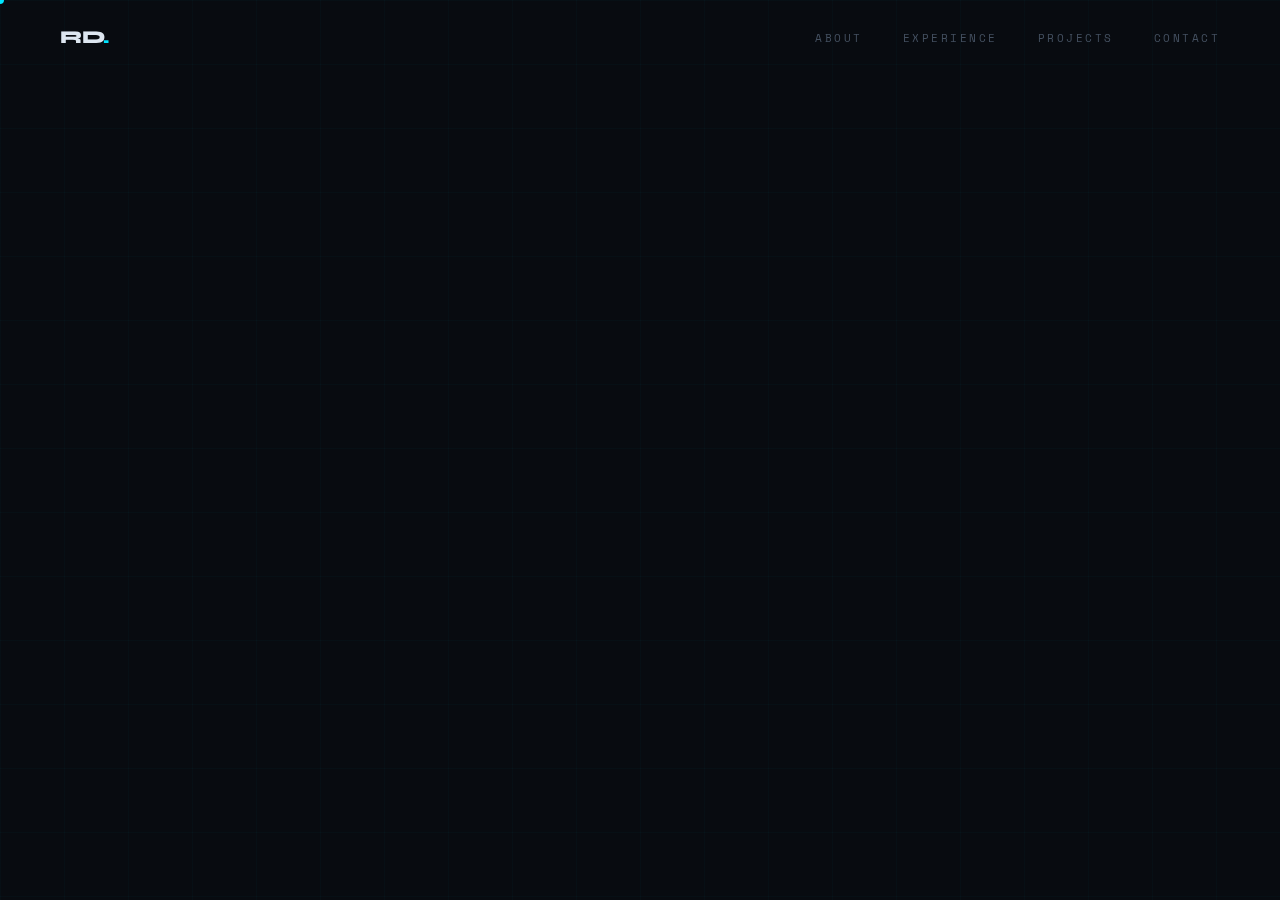
<file: index.html>
<!DOCTYPE html>
<html lang="en">
<head>
  <meta charset="UTF-8" />
  <meta name="viewport" content="width=device-width, initial-scale=1.0" />
  <title>Rayner Dcunha</title>
  <link rel="preconnect" href="https://fonts.googleapis.com">
  <link href="https://fonts.googleapis.com/css2?family=Space+Mono:wght@400;700&family=Syne:wght@400;600;800&display=swap" rel="stylesheet">
  <link rel="stylesheet" href="shared.css">
  <style>
    #hero {
      min-height: 100vh;
      display: flex;
      align-items: center;
      padding: 120px 60px 80px;
      position: relative;
      z-index: 2;
    }
    .hero-inner { max-width: 860px; }

    .hero-tag {
      font-size: 11px;
      letter-spacing: 3px;
      text-transform: uppercase;
      color: var(--accent);
      margin-bottom: 28px;
      opacity: 0;
      animation: fadeUp 0.7s ease 0.1s forwards;
    }
    .hero-tag::before { content: '// '; color: var(--text-dim); }

    h1 {
      font-family: var(--display);
      font-size: clamp(56px, 9vw, 108px);
      font-weight: 800;
      line-height: 0.92;
      color: var(--text-bright);
      letter-spacing: -4px;
      margin-bottom: 36px;
      opacity: 0;
      animation: fadeUp 0.7s ease 0.25s forwards;
    }
    h1 .outline {
      color: transparent;
      -webkit-text-stroke: 1px rgba(0,229,255,0.35);
    }
    h1 .accent-char { color: var(--accent); }

    .hero-desc {
      font-size: 15px;
      color: var(--text);
      max-width: 520px;
      margin-bottom: 52px;
      opacity: 0;
      animation: fadeUp 0.7s ease 0.4s forwards;
      line-height: 1.85;
    }

    .hero-ctas {
      display: flex;
      gap: 16px;
      flex-wrap: wrap;
      opacity: 0;
      animation: fadeUp 0.7s ease 0.55s forwards;
    }

    /* Right side nav tiles */
    .hero-nav {
      position: absolute;
      right: 60px;
      top: 50%;
      transform: translateY(-50%);
      display: flex;
      flex-direction: column;
      gap: 12px;
      opacity: 0;
      animation: fadeIn 0.8s ease 0.8s forwards;
    }
    .nav-tile {
      display: flex;
      align-items: center;
      gap: 14px;
      padding: 16px 22px;
      border: 1px solid var(--border);
      color: var(--text-dim);
      text-decoration: none;
      font-size: 11px;
      letter-spacing: 2.5px;
      text-transform: uppercase;
      background: rgba(13,17,23,0.6);
      backdrop-filter: blur(6px);
      transition: all 0.25s ease;
      width: 180px;
      clip-path: polygon(0 0, calc(100% - 12px) 0, 100% 12px, 100% 100%, 0 100%);
    }
    .nav-tile:hover {
      border-color: var(--accent);
      color: var(--accent);
      background: rgba(0,229,255,0.05);
      transform: translateX(-6px);
      box-shadow: var(--glow);
    }
    .nav-tile-num {
      color: var(--accent);
      font-size: 10px;
      opacity: 0.7;
    }

    /* Bottom bar */
    .hero-bottom {
      position: absolute;
      bottom: 40px;
      left: 60px;
      right: 60px;
      display: flex;
      justify-content: space-between;
      align-items: flex-end;
      opacity: 0;
      animation: fadeIn 1s ease 1s forwards;
      z-index: 2;
    }
    .status-dot {
      display: flex;
      align-items: center;
      gap: 10px;
      font-size: 11px;
      color: var(--text-dim);
      letter-spacing: 1.5px;
    }
    .dot {
      width: 7px; height: 7px;
      background: #00ff88;
      border-radius: 50%;
      box-shadow: 0 0 8px #00ff88;
      animation: pulse 2s infinite;
    }
    @keyframes pulse {
      0%, 100% { opacity: 1; }
      50% { opacity: 0.4; }
    }
    .scroll-hint {
      font-size: 10px;
      color: var(--text-dim);
      letter-spacing: 2px;
      text-transform: uppercase;
      writing-mode: vertical-rl;
    }

    @media (max-width: 900px) {
      #hero { padding: 120px 24px 100px; }
      .hero-nav { display: none; }
      .hero-bottom { left: 24px; right: 24px; }
    }
  </style>
</head>
<body>
  <div class="cursor" id="cursor"></div>
  <div class="cursor-ring" id="cursorRing"></div>

  <nav>
    <a href="index.html" class="nav-logo">RD<span>.</span></a>
    <ul class="nav-links">
      <li><a href="about.html">About</a></li>
      <li><a href="experience.html">Experience</a></li>
      <li><a href="projects.html">Projects</a></li>
      <li><a href="contact.html">Contact</a></li>
    </ul>
  </nav>

  <section id="hero">
    <div class="hero-inner">
      <p class="hero-tag">Computer Engineering — University of Alberta</p>
      <h1>
        Rayner<br>
        <span class="outline">Dc<span class="accent-char">u</span>nha</span>
      </h1>
      <p class="hero-desc">
        Building at the intersection of software and hardware.
        Seeking internships Jan–Aug 2026.
      </p>
      <div class="hero-ctas">
        <a href="contact.html" class="btn-primary">Get In Touch</a>
        <a href="projects.html" class="btn-secondary">View Projects</a>
      </div>
    </div>

    <div class="hero-nav">
      <a href="about.html" class="nav-tile"><span class="nav-tile-num">01</span> About</a>
      <a href="experience.html" class="nav-tile"><span class="nav-tile-num">02</span> Experience</a>
      <a href="projects.html" class="nav-tile"><span class="nav-tile-num">03</span> Projects</a>
      <a href="contact.html" class="nav-tile"><span class="nav-tile-num">04</span> Contact</a>
    </div>

    <div class="hero-bottom">
      <div class="status-dot">
        <div class="dot"></div>
        Available for internships — Jan 2026
      </div>
      <div class="scroll-hint">Edmonton, AB</div>
    </div>
  </section>

  <script src="shared.js"></script>
</body>
</html>
</file>
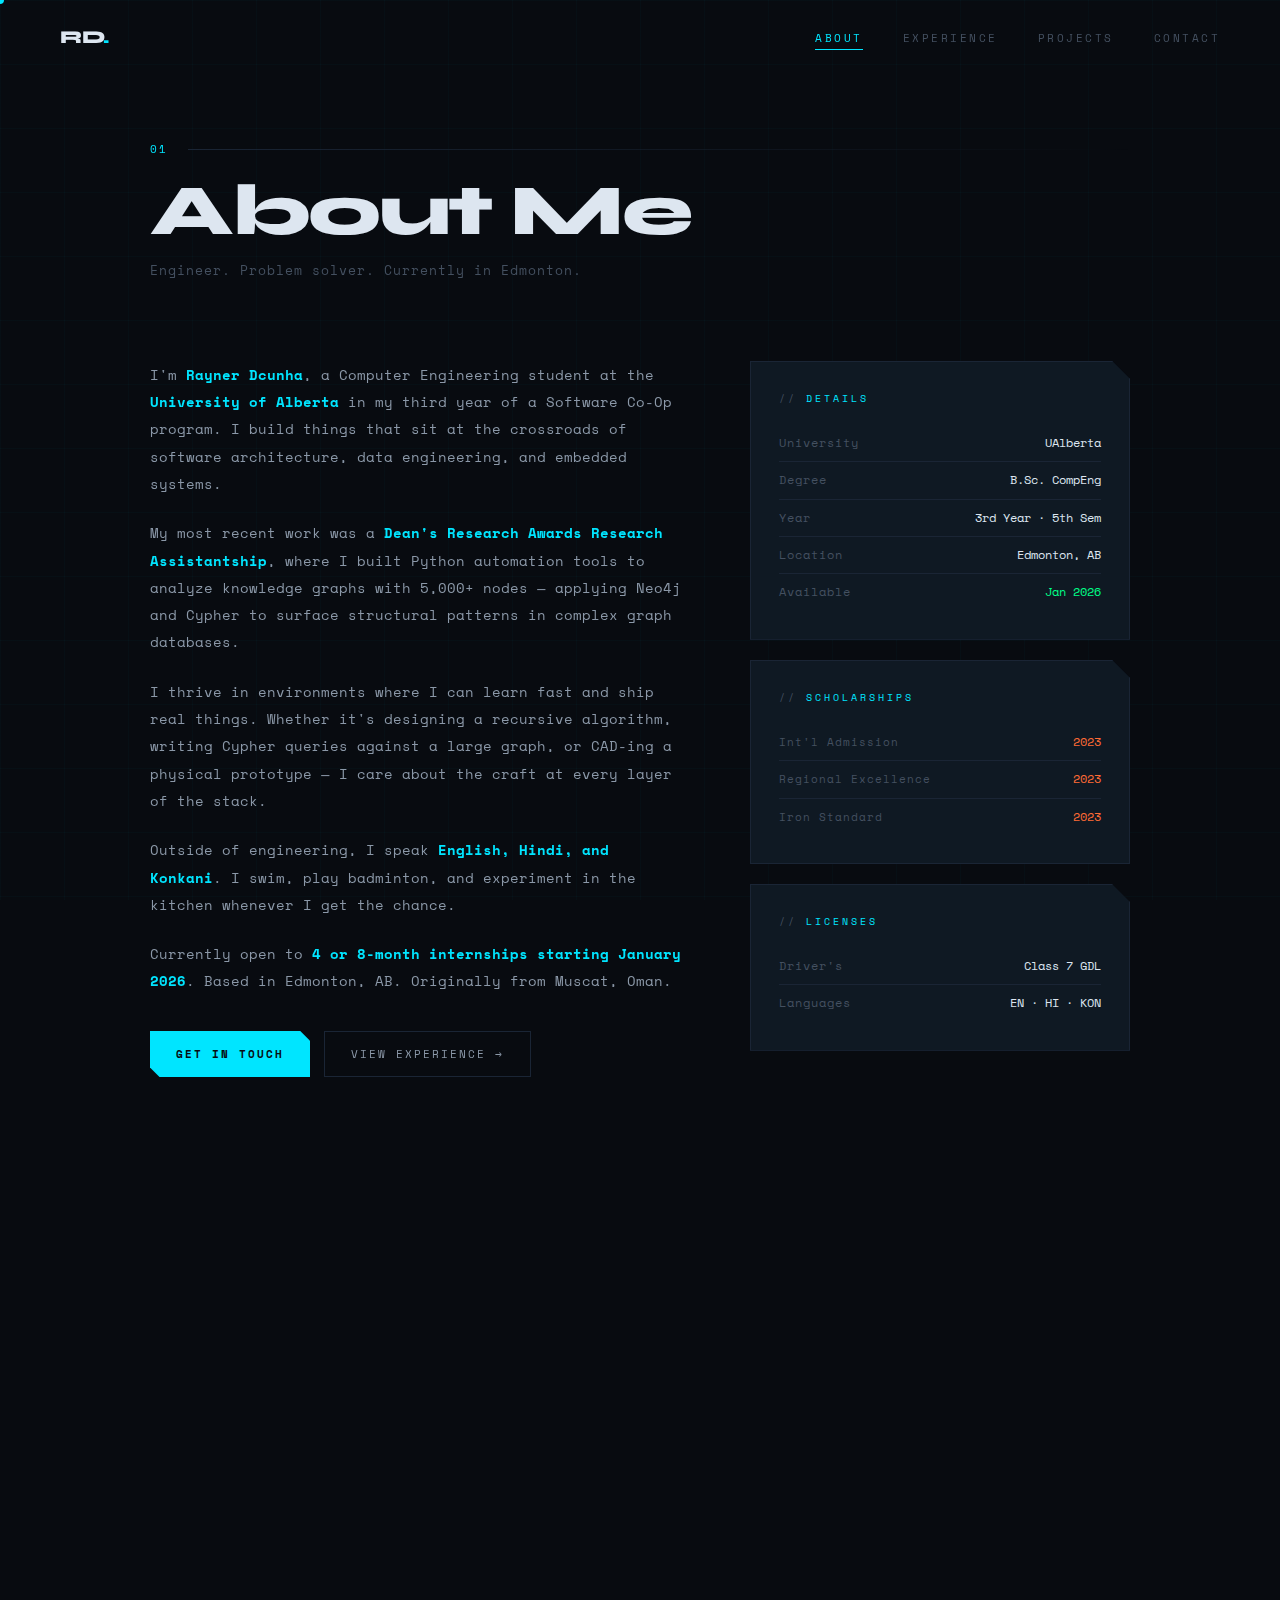
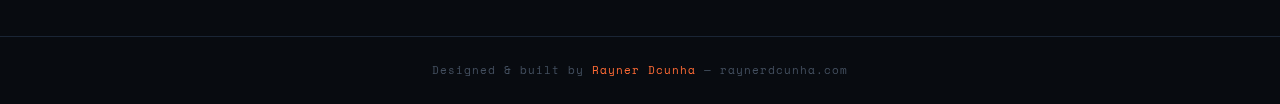
<file: about.html>
<!DOCTYPE html>
<html lang="en">
<head>
  <meta charset="UTF-8" />
  <meta name="viewport" content="width=device-width, initial-scale=1.0" />
  <title>About — Rayner Dcunha</title>
  <link rel="preconnect" href="https://fonts.googleapis.com">
  <link href="https://fonts.googleapis.com/css2?family=Space+Mono:wght@400;700&family=Syne:wght@400;600;800&display=swap" rel="stylesheet">
  <link rel="stylesheet" href="shared.css">
  <style>
    .about-grid {
      display: grid;
      grid-template-columns: 1fr 380px;
      gap: 64px;
      align-items: start;
    }

    /* Bio */
    .bio p {
      color: var(--text);
      margin-bottom: 22px;
      font-size: 14px;
      line-height: 1.95;
    }
    .bio p strong { color: var(--accent); font-weight: 700; }

    /* Details cards */
    .details-col { display: flex; flex-direction: column; gap: 20px; }

    .detail-card {
      background: var(--surface);
      border: 1px solid var(--border);
      padding: 28px;
      clip-path: polygon(0 0, calc(100% - 18px) 0, 100% 18px, 100% 100%, 0 100%);
      transition: border-color 0.25s;
    }
    .detail-card:hover { border-color: rgba(0,229,255,0.25); }

    .detail-card-label {
      font-size: 10px;
      letter-spacing: 3px;
      text-transform: uppercase;
      color: var(--accent);
      margin-bottom: 18px;
    }
    .detail-card-label::before { content: '// '; color: var(--text-dim); }

    .info-row {
      display: flex;
      justify-content: space-between;
      align-items: baseline;
      padding: 8px 0;
      border-bottom: 1px solid var(--border);
      font-size: 12px;
    }
    .info-row:last-child { border-bottom: none; }
    .info-key { color: var(--text-dim); letter-spacing: 1px; }
    .info-val { color: var(--text-bright); }

    /* Skills */
    .skills-section { margin-top: 64px; }
    .skills-section-title {
      font-size: 10px;
      letter-spacing: 3px;
      text-transform: uppercase;
      color: var(--accent);
      margin-bottom: 32px;
    }
    .skills-section-title::before { content: '// '; color: var(--text-dim); }

    .skills-grid {
      display: grid;
      grid-template-columns: repeat(auto-fill, minmax(220px, 1fr));
      gap: 24px;
    }

    .skill-group {
      background: var(--surface);
      border: 1px solid var(--border);
      padding: 24px;
      transition: border-color 0.25s, transform 0.25s;
    }
    .skill-group:hover {
      border-color: rgba(0,229,255,0.2);
      transform: translateY(-3px);
    }
    .skill-group-name {
      font-size: 10px;
      letter-spacing: 2.5px;
      text-transform: uppercase;
      color: var(--text-dim);
      margin-bottom: 16px;
    }
    .skill-tags { display: flex; flex-wrap: wrap; gap: 8px; }
    .skill-tag {
      padding: 4px 10px;
      border: 1px solid var(--border);
      color: var(--text);
      font-size: 12px;
      font-family: var(--mono);
      background: rgba(0,229,255,0.02);
      transition: all 0.2s;
    }
    .skill-tag:hover {
      border-color: var(--accent);
      color: var(--accent);
      background: rgba(0,229,255,0.07);
    }

    /* Certs */
    .certs-row {
      display: flex;
      flex-wrap: wrap;
      gap: 12px;
      margin-top: 48px;
    }
    .cert-badge {
      display: flex;
      align-items: center;
      gap: 8px;
      padding: 10px 18px;
      border: 1px solid var(--border);
      font-size: 12px;
      color: var(--text-dim);
      background: var(--surface);
      transition: all 0.2s;
    }
    .cert-badge::before {
      content: '✓';
      color: #00ff88;
      font-size: 11px;
    }
    .cert-badge:hover {
      border-color: rgba(0,255,136,0.3);
      color: var(--text);
    }

    @media (max-width: 900px) {
      .about-grid { grid-template-columns: 1fr; gap: 40px; }
    }
  </style>
</head>
<body>
  <div class="cursor" id="cursor"></div>
  <div class="cursor-ring" id="cursorRing"></div>

  <nav>
    <a href="index.html" class="nav-logo">RD<span>.</span></a>
    <ul class="nav-links">
      <li><a href="about.html">About</a></li>
      <li><a href="experience.html">Experience</a></li>
      <li><a href="projects.html">Projects</a></li>
      <li><a href="contact.html">Contact</a></li>
    </ul>
  </nav>

  <div class="page-wrapper">
    <header class="page-header reveal">
      <div class="page-header-top">
        <span class="page-num">01</span>
        <div class="page-line"></div>
      </div>
      <h1 class="page-title">About Me</h1>
      <p class="page-subtitle">Engineer. Problem solver. Currently in Edmonton.</p>
    </header>

    <div class="about-grid">
      <div class="bio reveal">
        <p>
          I'm <strong>Rayner Dcunha</strong>, a Computer Engineering student at the 
          <strong>University of Alberta</strong> in my third year of a Software Co-Op program. 
          I build things that sit at the crossroads of software architecture, data engineering, 
          and embedded systems.
        </p>
        <p>
          My most recent work was a <strong>Dean's Research Awards Research Assistantship</strong>, 
          where I built Python automation tools to analyze knowledge graphs with 5,000+ nodes — 
          applying Neo4j and Cypher to surface structural patterns in complex graph databases.
        </p>
        <p>
          I thrive in environments where I can learn fast and ship real things. Whether it's 
          designing a recursive algorithm, writing Cypher queries against a large graph, or 
          CAD-ing a physical prototype — I care about the craft at every layer of the stack.
        </p>
        <p>
          Outside of engineering, I speak <strong>English, Hindi, and Konkani</strong>. 
          I swim, play badminton, and experiment in the kitchen whenever I get the chance.
        </p>
        <p>
          Currently open to <strong>4 or 8-month internships starting January 2026</strong>. 
          Based in Edmonton, AB. Originally from Muscat, Oman.
        </p>

        <div style="margin-top: 36px; display: flex; gap: 14px; flex-wrap: wrap;">
          <a href="contact.html" class="btn-primary">Get In Touch</a>
          <a href="experience.html" class="btn-secondary">View Experience →</a>
        </div>
      </div>

      <div class="details-col reveal">
        <div class="detail-card">
          <div class="detail-card-label">Details</div>
          <div class="info-row"><span class="info-key">University</span><span class="info-val">UAlberta</span></div>
          <div class="info-row"><span class="info-key">Degree</span><span class="info-val">B.Sc. CompEng</span></div>
          <div class="info-row"><span class="info-key">Year</span><span class="info-val">3rd Year · 5th Sem</span></div>
          <div class="info-row"><span class="info-key">Location</span><span class="info-val">Edmonton, AB</span></div>
          <div class="info-row"><span class="info-key">Available</span><span class="info-val" style="color:#00ff88">Jan 2026</span></div>
        </div>

        <div class="detail-card">
          <div class="detail-card-label">Scholarships</div>
          <div class="info-row"><span class="info-key" style="font-size:11px;">Int'l Admission</span><span class="info-val" style="color:var(--accent2)">2023</span></div>
          <div class="info-row"><span class="info-key" style="font-size:11px;">Regional Excellence</span><span class="info-val" style="color:var(--accent2)">2023</span></div>
          <div class="info-row"><span class="info-key" style="font-size:11px;">Iron Standard</span><span class="info-val" style="color:var(--accent2)">2023</span></div>
        </div>

        <div class="detail-card">
          <div class="detail-card-label">Licenses</div>
          <div class="info-row"><span class="info-key">Driver's</span><span class="info-val">Class 7 GDL</span></div>
          <div class="info-row"><span class="info-key">Languages</span><span class="info-val">EN · HI · KON</span></div>
        </div>
      </div>
    </div>

    <!-- Skills -->
    <div class="skills-section reveal">
      <div class="skills-section-title">Technical Skills</div>
      <div class="skills-grid">
        <div class="skill-group reveal">
          <div class="skill-group-name">Languages</div>
          <div class="skill-tags">
            <span class="skill-tag">Python</span>
            <span class="skill-tag">C</span>
            <span class="skill-tag">C++</span>
            <span class="skill-tag">MySQL</span>
            <span class="skill-tag">Cypher</span>
            <span class="skill-tag">ARM ASM</span>
          </div>
        </div>
        <div class="skill-group reveal">
          <div class="skill-group-name">Libraries</div>
          <div class="skill-tags">
            <span class="skill-tag">pandas</span>
            <span class="skill-tag">NumPy</span>
            <span class="skill-tag">Matplotlib</span>
            <span class="skill-tag">Neo4j</span>
          </div>
        </div>
        <div class="skill-group reveal">
          <div class="skill-group-name">Systems</div>
          <div class="skill-tags">
            <span class="skill-tag">Linux/Unix</span>
            <span class="skill-tag">Windows</span>
            <span class="skill-tag">Git</span>
            <span class="skill-tag">GitHub</span>
          </div>
        </div>
        <div class="skill-group reveal">
          <div class="skill-group-name">Hardware</div>
          <div class="skill-tags">
            <span class="skill-tag">3D Printing</span>
            <span class="skill-tag">CO₂ Laser</span>
            <span class="skill-tag">Hand Tools</span>
          </div>
        </div>
      </div>
    </div>

    <!-- Certs -->
    <div class="reveal" style="margin-top: 48px;">
      <div class="skills-section-title">Certifications</div>
      <div class="certs-row">
        <div class="cert-badge">Working Safely — UAlberta 2025</div>
        <div class="cert-badge">Lab & Chemical Safety — UAlberta 2024</div>
        <div class="cert-badge">WHMIS — UAlberta 2023</div>
      </div>
    </div>
  </div>

  <footer>
    <p>Designed & built by <span>Rayner Dcunha</span> — raynerdcunha.com</p>
  </footer>

  <script src="shared.js"></script>
</body>
</html>
</file>
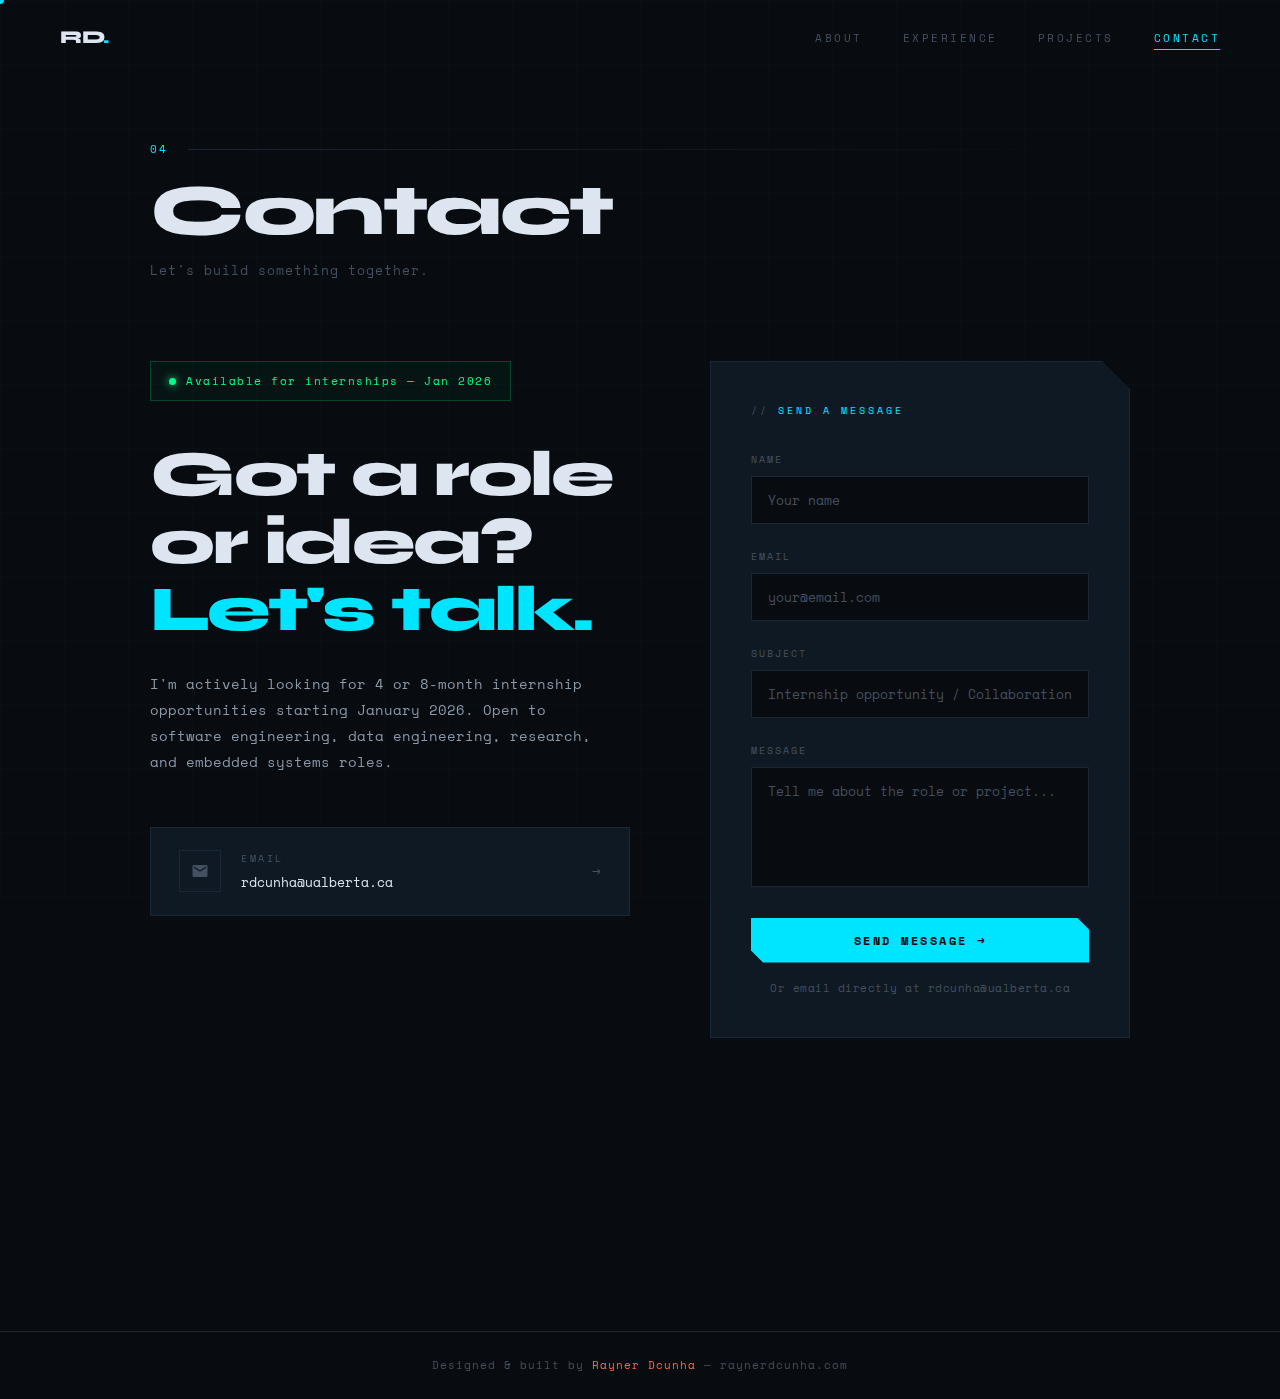
<file: contact.html>
<!DOCTYPE html>
<html lang="en">
<head>
  <meta charset="UTF-8" />
  <meta name="viewport" content="width=device-width, initial-scale=1.0" />
  <title>Contact — Rayner Dcunha</title>
  <link rel="preconnect" href="https://fonts.googleapis.com">
  <link href="https://fonts.googleapis.com/css2?family=Space+Mono:wght@400;700&family=Syne:wght@400;600;800&display=swap" rel="stylesheet">
  <link rel="stylesheet" href="shared.css">
  <style>
    .contact-layout {
      display: grid;
      grid-template-columns: 1fr 420px;
      gap: 80px;
      align-items: start;
    }

    /* Left — headline + links */
    .contact-headline {
      font-family: var(--display);
      font-size: clamp(40px, 5.5vw, 64px);
      font-weight: 800;
      color: var(--text-bright);
      letter-spacing: -2.5px;
      line-height: 1.05;
      margin-bottom: 28px;
    }
    .contact-headline span { color: var(--accent); }

    .contact-sub {
      color: var(--text);
      font-size: 14px;
      line-height: 1.85;
      max-width: 460px;
      margin-bottom: 52px;
    }

    .contact-channels {
      display: flex;
      flex-direction: column;
      gap: 16px;
    }
    .contact-channel {
      display: flex;
      align-items: center;
      gap: 20px;
      padding: 22px 28px;
      border: 1px solid var(--border);
      text-decoration: none;
      background: var(--surface);
      transition: all 0.25s ease;
      position: relative;
      overflow: hidden;
    }
    .contact-channel::before {
      content: '';
      position: absolute;
      left: 0; top: 0; bottom: 0;
      width: 2px;
      background: var(--accent);
      transform: scaleY(0);
      transform-origin: bottom;
      transition: transform 0.3s ease;
    }
    .contact-channel:hover {
      border-color: rgba(0,229,255,0.25);
      background: rgba(0,229,255,0.04);
      transform: translateX(6px);
      box-shadow: var(--glow);
    }
    .contact-channel:hover::before { transform: scaleY(1); }

    .channel-icon {
      width: 42px; height: 42px;
      border: 1px solid var(--border);
      display: flex; align-items: center; justify-content: center;
      flex-shrink: 0;
      transition: border-color 0.25s;
    }
    .contact-channel:hover .channel-icon { border-color: var(--accent); }
    .channel-icon svg { width: 18px; height: 18px; fill: var(--text-dim); transition: fill 0.25s; }
    .contact-channel:hover .channel-icon svg { fill: var(--accent); }

    .channel-info { flex: 1; }
    .channel-label {
      font-size: 10px;
      letter-spacing: 2.5px;
      text-transform: uppercase;
      color: var(--text-dim);
      margin-bottom: 4px;
    }
    .channel-value {
      font-size: 13px;
      color: var(--text-bright);
    }
    .channel-arrow {
      font-size: 14px;
      color: var(--text-dim);
      transition: color 0.25s, transform 0.25s;
    }
    .contact-channel:hover .channel-arrow {
      color: var(--accent);
      transform: translateX(4px);
    }

    /* Right — form */
    .contact-form-panel {
      background: var(--surface);
      border: 1px solid var(--border);
      padding: 40px;
      clip-path: polygon(0 0, calc(100% - 28px) 0, 100% 28px, 100% 100%, 0 100%);
    }
    .form-title {
      font-size: 10px;
      letter-spacing: 3px;
      text-transform: uppercase;
      color: var(--accent);
      margin-bottom: 32px;
    }
    .form-title::before { content: '// '; color: var(--text-dim); }

    .form-group { margin-bottom: 24px; }
    .form-label {
      display: block;
      font-size: 10px;
      letter-spacing: 2px;
      text-transform: uppercase;
      color: var(--text-dim);
      margin-bottom: 8px;
    }
    .form-input,
    .form-textarea {
      width: 100%;
      background: var(--bg);
      border: 1px solid var(--border);
      color: var(--text-bright);
      font-family: var(--mono);
      font-size: 13px;
      padding: 13px 16px;
      outline: none;
      transition: border-color 0.2s, box-shadow 0.2s;
      resize: none;
    }
    .form-input:focus,
    .form-textarea:focus {
      border-color: var(--accent);
      box-shadow: var(--glow);
    }
    .form-input::placeholder,
    .form-textarea::placeholder { color: var(--text-dim); }
    .form-textarea { height: 120px; }

    .form-submit {
      width: 100%;
      padding: 14px;
      background: var(--accent);
      color: var(--bg);
      font-family: var(--mono);
      font-size: 12px;
      font-weight: 700;
      letter-spacing: 2.5px;
      text-transform: uppercase;
      border: none;
      cursor: none;
      clip-path: polygon(0 0, calc(100% - 12px) 0, 100% 12px, 100% 100%, 12px 100%, 0 calc(100% - 12px));
      transition: background 0.2s, box-shadow 0.2s;
    }
    .form-submit:hover {
      background: #fff;
      box-shadow: var(--glow-strong);
    }

    .form-note {
      margin-top: 16px;
      font-size: 11px;
      color: var(--text-dim);
      text-align: center;
      letter-spacing: 0.5px;
    }

    /* Availability badge */
    .avail-badge {
      display: inline-flex;
      align-items: center;
      gap: 10px;
      padding: 10px 18px;
      border: 1px solid rgba(0,255,136,0.2);
      background: rgba(0,255,136,0.04);
      font-size: 11px;
      color: #00ff88;
      letter-spacing: 1.5px;
      margin-bottom: 40px;
    }
    .avail-dot {
      width: 7px; height: 7px;
      background: #00ff88;
      border-radius: 50%;
      box-shadow: 0 0 8px #00ff88;
      animation: blink 2s infinite;
    }
    @keyframes blink {
      0%, 100% { opacity: 1; }
      50% { opacity: 0.3; }
    }

    @media (max-width: 900px) {
      .contact-layout { grid-template-columns: 1fr; gap: 48px; }
    }
  </style>
</head>
<body>
  <div class="cursor" id="cursor"></div>
  <div class="cursor-ring" id="cursorRing"></div>

  <nav>
    <a href="index.html" class="nav-logo">RD<span>.</span></a>
    <ul class="nav-links">
      <li><a href="about.html">About</a></li>
      <li><a href="experience.html">Experience</a></li>
      <li><a href="projects.html">Projects</a></li>
      <li><a href="contact.html">Contact</a></li>
    </ul>
  </nav>

  <div class="page-wrapper">
    <header class="page-header reveal">
      <div class="page-header-top">
        <span class="page-num">04</span>
        <div class="page-line"></div>
      </div>
      <h1 class="page-title">Contact</h1>
      <p class="page-subtitle">Let's build something together.</p>
    </header>

    <div class="contact-layout">
      <div>
        <div class="avail-badge reveal">
          <div class="avail-dot"></div>
          Available for internships — Jan 2026
        </div>

        <h2 class="contact-headline reveal">
          Got a role<br>or idea? <span>Let's talk.</span>
        </h2>
        <p class="contact-sub reveal">
          I'm actively looking for 4 or 8-month internship opportunities 
          starting January 2026. Open to software engineering, data engineering, 
          research, and embedded systems roles.
        </p>

        <div class="contact-channels">
          <a href="mailto:rdcunha@ualberta.ca" class="contact-channel reveal">
            <div class="channel-icon">
              <svg viewBox="0 0 24 24"><path d="M20 4H4c-1.1 0-2 .9-2 2v12c0 1.1.9 2 2 2h16c1.1 0 2-.9 2-2V6c0-1.1-.9-2-2-2zm0 4l-8 5-8-5V6l8 5 8-5v2z"/></svg>
            </div>
            <div class="channel-info">
              <div class="channel-label">Email</div>
              <div class="channel-value">rdcunha@ualberta.ca</div>
            </div>
            <div class="channel-arrow">→</div>
          </a>

          <a href="https://linkedin.com/in/raynerdcunha" target="_blank" class="contact-channel reveal">
            <div class="channel-icon">
              <svg viewBox="0 0 24 24"><path d="M20.447 20.452h-3.554v-5.569c0-1.328-.027-3.037-1.852-3.037-1.853 0-2.136 1.445-2.136 2.939v5.667H9.351V9h3.414v1.561h.046c.477-.9 1.637-1.85 3.37-1.85 3.601 0 4.267 2.37 4.267 5.455v6.286zM5.337 7.433c-1.144 0-2.063-.926-2.063-2.065 0-1.138.92-2.063 2.063-2.063 1.14 0 2.064.925 2.064 2.063 0 1.139-.925 2.065-2.064 2.065zm1.782 13.019H3.555V9h3.564v11.452zM22.225 0H1.771C.792 0 0 .774 0 1.729v20.542C0 23.227.792 24 1.771 24h20.451C23.2 24 24 23.227 24 22.271V1.729C24 .774 23.2 0 22.222 0h.003z"/></svg>
            </div>
            <div class="channel-info">
              <div class="channel-label">LinkedIn</div>
              <div class="channel-value">linkedin.com/in/raynerdcunha</div>
            </div>
            <div class="channel-arrow">→</div>
          </a>

          <a href="https://github.com/raynerdcunha" target="_blank" class="contact-channel reveal">
            <div class="channel-icon">
              <svg viewBox="0 0 24 24"><path d="M12 0C5.374 0 0 5.373 0 12c0 5.302 3.438 9.8 8.207 11.387.599.111.793-.261.793-.577v-2.234c-3.338.726-4.033-1.416-4.033-1.416-.546-1.387-1.333-1.756-1.333-1.756-1.089-.745.083-.729.083-.729 1.205.084 1.839 1.237 1.839 1.237 1.07 1.834 2.807 1.304 3.492.997.107-.775.418-1.305.762-1.604-2.665-.305-5.467-1.334-5.467-5.931 0-1.311.469-2.381 1.236-3.221-.124-.303-.535-1.524.117-3.176 0 0 1.008-.322 3.301 1.23A11.509 11.509 0 0112 5.803c1.02.005 2.047.138 3.006.404 2.291-1.552 3.297-1.23 3.297-1.23.653 1.653.242 2.874.118 3.176.77.84 1.235 1.911 1.235 3.221 0 4.609-2.807 5.624-5.479 5.921.43.372.823 1.102.823 2.222v3.293c0 .319.192.694.801.576C20.566 21.797 24 17.3 24 12c0-6.627-5.373-12-12-12z"/></svg>
            </div>
            <div class="channel-info">
              <div class="channel-label">GitHub</div>
              <div class="channel-value">github.com/raynerdcunha</div>
            </div>
            <div class="channel-arrow">→</div>
          </a>

          <a href="tel:+17802806999" class="contact-channel reveal">
            <div class="channel-icon">
              <svg viewBox="0 0 24 24"><path d="M6.62 10.79c1.44 2.83 3.76 5.14 6.59 6.59l2.2-2.2c.27-.27.67-.36 1.02-.24 1.12.37 2.33.57 3.57.57.55 0 1 .45 1 1V20c0 .55-.45 1-1 1-9.39 0-17-7.61-17-17 0-.55.45-1 1-1h3.5c.55 0 1 .45 1 1 0 1.25.2 2.45.57 3.57.11.35.03.74-.25 1.02l-2.2 2.2z"/></svg>
            </div>
            <div class="channel-info">
              <div class="channel-label">Phone</div>
              <div class="channel-value">+1 780-280-6999</div>
            </div>
            <div class="channel-arrow">→</div>
          </a>
        </div>
      </div>

      <!-- Form -->
      <div class="contact-form-panel reveal">
        <div class="form-title">Send a message</div>
        <form action="mailto:rdcunha@ualberta.ca" method="POST" enctype="text/plain">
          <div class="form-group">
            <label class="form-label" for="name">Name</label>
            <input class="form-input" type="text" id="name" name="name" placeholder="Your name" autocomplete="off">
          </div>
          <div class="form-group">
            <label class="form-label" for="email">Email</label>
            <input class="form-input" type="email" id="email" name="email" placeholder="your@email.com" autocomplete="off">
          </div>
          <div class="form-group">
            <label class="form-label" for="subject">Subject</label>
            <input class="form-input" type="text" id="subject" name="subject" placeholder="Internship opportunity / Collaboration" autocomplete="off">
          </div>
          <div class="form-group">
            <label class="form-label" for="message">Message</label>
            <textarea class="form-textarea" id="message" name="message" placeholder="Tell me about the role or project..."></textarea>
          </div>
          <button type="submit" class="form-submit">Send Message →</button>
          <p class="form-note">Or email directly at rdcunha@ualberta.ca</p>
        </form>
      </div>
    </div>
  </div>

  <footer>
    <p>Designed & built by <span>Rayner Dcunha</span> — raynerdcunha.com</p>
  </footer>

  <script src="shared.js"></script>
</body>
</html>
</file>
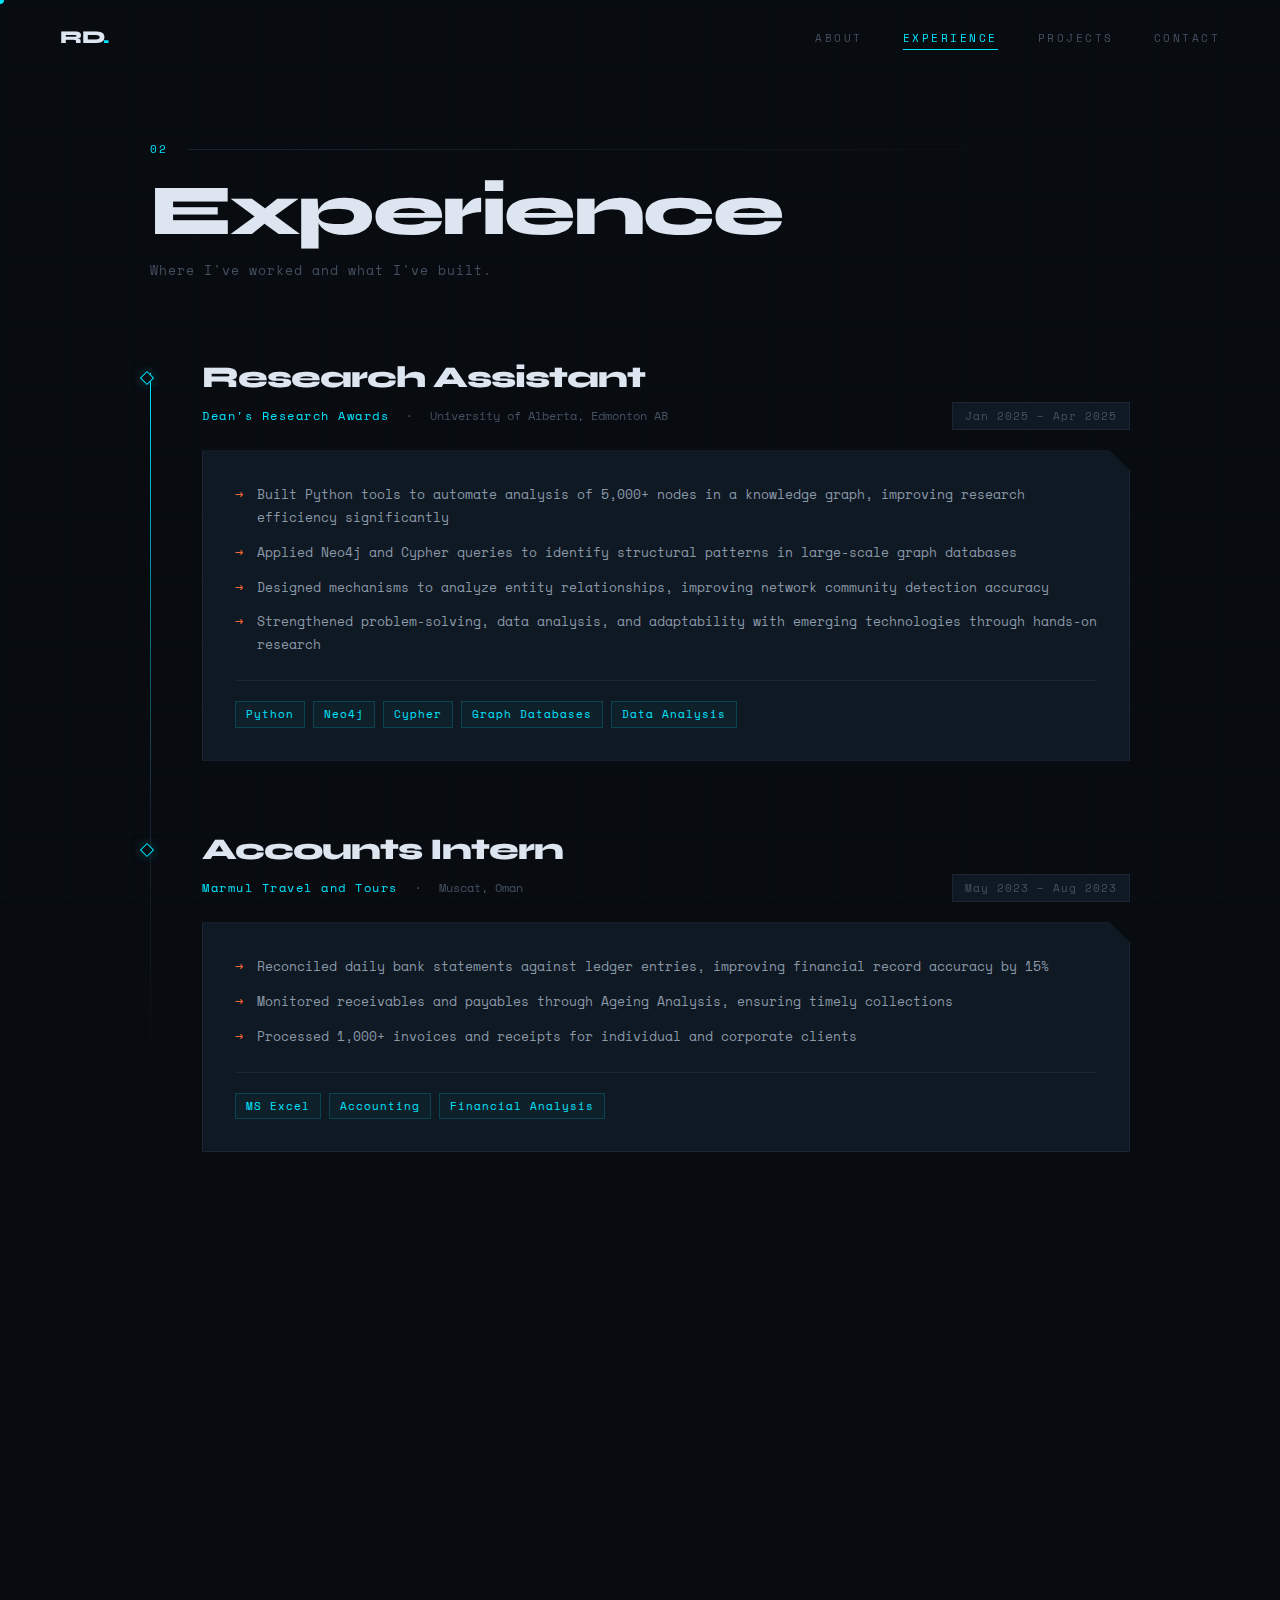
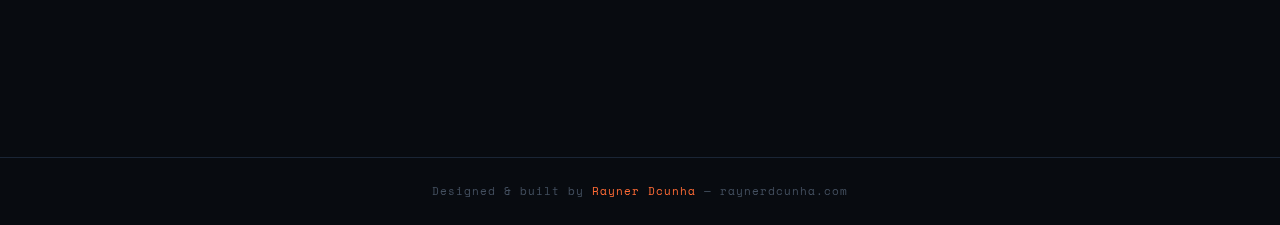
<file: experience.html>
<!DOCTYPE html>
<html lang="en">
<head>
  <meta charset="UTF-8" />
  <meta name="viewport" content="width=device-width, initial-scale=1.0" />
  <title>Experience — Rayner Dcunha</title>
  <link rel="preconnect" href="https://fonts.googleapis.com">
  <link href="https://fonts.googleapis.com/css2?family=Space+Mono:wght@400;700&family=Syne:wght@400;600;800&display=swap" rel="stylesheet">
  <link rel="stylesheet" href="shared.css">
  <style>
    /* Timeline */
    .timeline {
      position: relative;
      padding-left: 52px;
    }
    .timeline::before {
      content: '';
      position: absolute;
      left: 0; top: 12px; bottom: 60px;
      width: 1px;
      background: linear-gradient(to bottom, var(--accent) 0%, var(--border) 60%, transparent 100%);
    }

    .timeline-item {
      position: relative;
      margin-bottom: 72px;
    }

    /* Diamond marker */
    .timeline-item::before {
      content: '';
      position: absolute;
      left: -60px; top: 12px;
      width: 10px; height: 10px;
      border: 1px solid var(--accent);
      background: var(--bg);
      transform: rotate(45deg);
      box-shadow: 0 0 12px rgba(0,229,255,0.3);
    }

    .timeline-head {
      margin-bottom: 20px;
    }
    .timeline-role {
      font-family: var(--display);
      font-size: clamp(22px, 3vw, 30px);
      font-weight: 800;
      color: var(--text-bright);
      letter-spacing: -1px;
      line-height: 1.1;
      margin-bottom: 8px;
    }
    .timeline-meta-row {
      display: flex;
      align-items: center;
      gap: 16px;
      flex-wrap: wrap;
    }
    .timeline-company {
      font-size: 12px;
      color: var(--accent);
      letter-spacing: 1.5px;
    }
    .timeline-sep { color: var(--text-dim); }
    .timeline-location {
      font-size: 12px;
      color: var(--text-dim);
    }
    .timeline-date {
      margin-left: auto;
      font-size: 11px;
      color: var(--text-dim);
      letter-spacing: 1px;
      padding: 4px 12px;
      border: 1px solid var(--border);
      background: var(--surface);
    }

    .timeline-body {
      background: var(--surface);
      border: 1px solid var(--border);
      padding: 32px;
      clip-path: polygon(0 0, calc(100% - 20px) 0, 100% 20px, 100% 100%, 0 100%);
      transition: border-color 0.25s;
    }
    .timeline-body:hover { border-color: rgba(0,229,255,0.2); }

    .timeline-points {
      list-style: none;
      padding: 0;
    }
    .timeline-points li {
      position: relative;
      padding-left: 22px;
      margin-bottom: 12px;
      color: var(--text);
      font-size: 13px;
      line-height: 1.75;
    }
    .timeline-points li:last-child { margin-bottom: 0; }
    .timeline-points li::before {
      content: '→';
      position: absolute;
      left: 0;
      color: var(--accent2);
    }

    .timeline-tags {
      display: flex;
      flex-wrap: wrap;
      gap: 8px;
      margin-top: 24px;
      padding-top: 20px;
      border-top: 1px solid var(--border);
    }
    .timeline-tag {
      padding: 3px 10px;
      font-size: 11px;
      letter-spacing: 1px;
      color: var(--accent);
      border: 1px solid rgba(0,229,255,0.18);
      background: rgba(0,229,255,0.04);
    }

    /* Education block */
    .edu-block {
      margin-top: 80px;
      padding-top: 64px;
      border-top: 1px solid var(--border);
    }
    .edu-label {
      font-size: 10px;
      letter-spacing: 3px;
      text-transform: uppercase;
      color: var(--accent);
      margin-bottom: 36px;
    }
    .edu-label::before { content: '// '; color: var(--text-dim); }

    .edu-card {
      display: grid;
      grid-template-columns: 1fr auto;
      gap: 24px;
      align-items: start;
      background: var(--surface);
      border: 1px solid var(--border);
      padding: 36px;
      clip-path: polygon(0 0, calc(100% - 24px) 0, 100% 24px, 100% 100%, 0 100%);
      transition: border-color 0.25s;
    }
    .edu-card:hover { border-color: rgba(0,229,255,0.2); }
    .edu-school {
      font-family: var(--display);
      font-size: 22px;
      font-weight: 800;
      color: var(--text-bright);
      margin-bottom: 6px;
      letter-spacing: -0.5px;
    }
    .edu-degree { color: var(--text); font-size: 13px; margin-bottom: 4px; }
    .edu-location { color: var(--text-dim); font-size: 12px; }
    .edu-date {
      font-size: 11px;
      color: var(--text-dim);
      letter-spacing: 1px;
      padding: 4px 12px;
      border: 1px solid var(--border);
      background: var(--bg);
      white-space: nowrap;
      align-self: start;
    }
    .edu-note {
      margin-top: 12px;
      font-size: 12px;
      color: var(--accent);
    }

    @media (max-width: 700px) {
      .timeline { padding-left: 28px; }
      .timeline-item::before { left: -36px; }
      .timeline-date { margin-left: 0; margin-top: 8px; }
      .edu-card { grid-template-columns: 1fr; }
    }
  </style>
</head>
<body>
  <div class="cursor" id="cursor"></div>
  <div class="cursor-ring" id="cursorRing"></div>

  <nav>
    <a href="index.html" class="nav-logo">RD<span>.</span></a>
    <ul class="nav-links">
      <li><a href="about.html">About</a></li>
      <li><a href="experience.html">Experience</a></li>
      <li><a href="projects.html">Projects</a></li>
      <li><a href="contact.html">Contact</a></li>
    </ul>
  </nav>

  <div class="page-wrapper">
    <header class="page-header reveal">
      <div class="page-header-top">
        <span class="page-num">02</span>
        <div class="page-line"></div>
      </div>
      <h1 class="page-title">Experience</h1>
      <p class="page-subtitle">Where I've worked and what I've built.</p>
    </header>

    <div class="timeline">

      <!-- DRA -->
      <div class="timeline-item reveal">
        <div class="timeline-head">
          <div class="timeline-role">Research Assistant</div>
          <div class="timeline-meta-row">
            <span class="timeline-company">Dean's Research Awards</span>
            <span class="timeline-sep">·</span>
            <span class="timeline-location">University of Alberta, Edmonton AB</span>
            <span class="timeline-date">Jan 2025 – Apr 2025</span>
          </div>
        </div>
        <div class="timeline-body">
          <ul class="timeline-points">
            <li>Built Python tools to automate analysis of 5,000+ nodes in a knowledge graph, improving research efficiency significantly</li>
            <li>Applied Neo4j and Cypher queries to identify structural patterns in large-scale graph databases</li>
            <li>Designed mechanisms to analyze entity relationships, improving network community detection accuracy</li>
            <li>Strengthened problem-solving, data analysis, and adaptability with emerging technologies through hands-on research</li>
          </ul>
          <div class="timeline-tags">
            <span class="timeline-tag">Python</span>
            <span class="timeline-tag">Neo4j</span>
            <span class="timeline-tag">Cypher</span>
            <span class="timeline-tag">Graph Databases</span>
            <span class="timeline-tag">Data Analysis</span>
          </div>
        </div>
      </div>

      <!-- Marmul -->
      <div class="timeline-item reveal">
        <div class="timeline-head">
          <div class="timeline-role">Accounts Intern</div>
          <div class="timeline-meta-row">
            <span class="timeline-company">Marmul Travel and Tours</span>
            <span class="timeline-sep">·</span>
            <span class="timeline-location">Muscat, Oman</span>
            <span class="timeline-date">May 2023 – Aug 2023</span>
          </div>
        </div>
        <div class="timeline-body">
          <ul class="timeline-points">
            <li>Reconciled daily bank statements against ledger entries, improving financial record accuracy by 15%</li>
            <li>Monitored receivables and payables through Ageing Analysis, ensuring timely collections</li>
            <li>Processed 1,000+ invoices and receipts for individual and corporate clients</li>
          </ul>
          <div class="timeline-tags">
            <span class="timeline-tag">MS Excel</span>
            <span class="timeline-tag">Accounting</span>
            <span class="timeline-tag">Financial Analysis</span>
          </div>
        </div>
      </div>

    </div>

    <!-- Education -->
    <div class="edu-block reveal">
      <div class="edu-label">Education</div>
      <div class="edu-card">
        <div>
          <div class="edu-school">University of Alberta</div>
          <div class="edu-degree">Bachelor of Science — Computer Engineering (Software Co-Op)</div>
          <div class="edu-location">Edmonton, AB · Currently 3rd Year, 5th Semester</div>
          <div class="edu-note">↳ Seeking 4 or 8 month internships from Jan to Aug 2026</div>
        </div>
        <div class="edu-date">Sep 2023 – Present</div>
      </div>
    </div>

    <div style="margin-top: 64px; display: flex; gap: 14px; flex-wrap: wrap;" class="reveal">
      <a href="projects.html" class="btn-primary">View Projects →</a>
      <a href="contact.html" class="btn-secondary">Contact Me</a>
    </div>
  </div>

  <footer>
    <p>Designed & built by <span>Rayner Dcunha</span> — raynerdcunha.com</p>
  </footer>

  <script src="shared.js"></script>
</body>
</html>
</file>
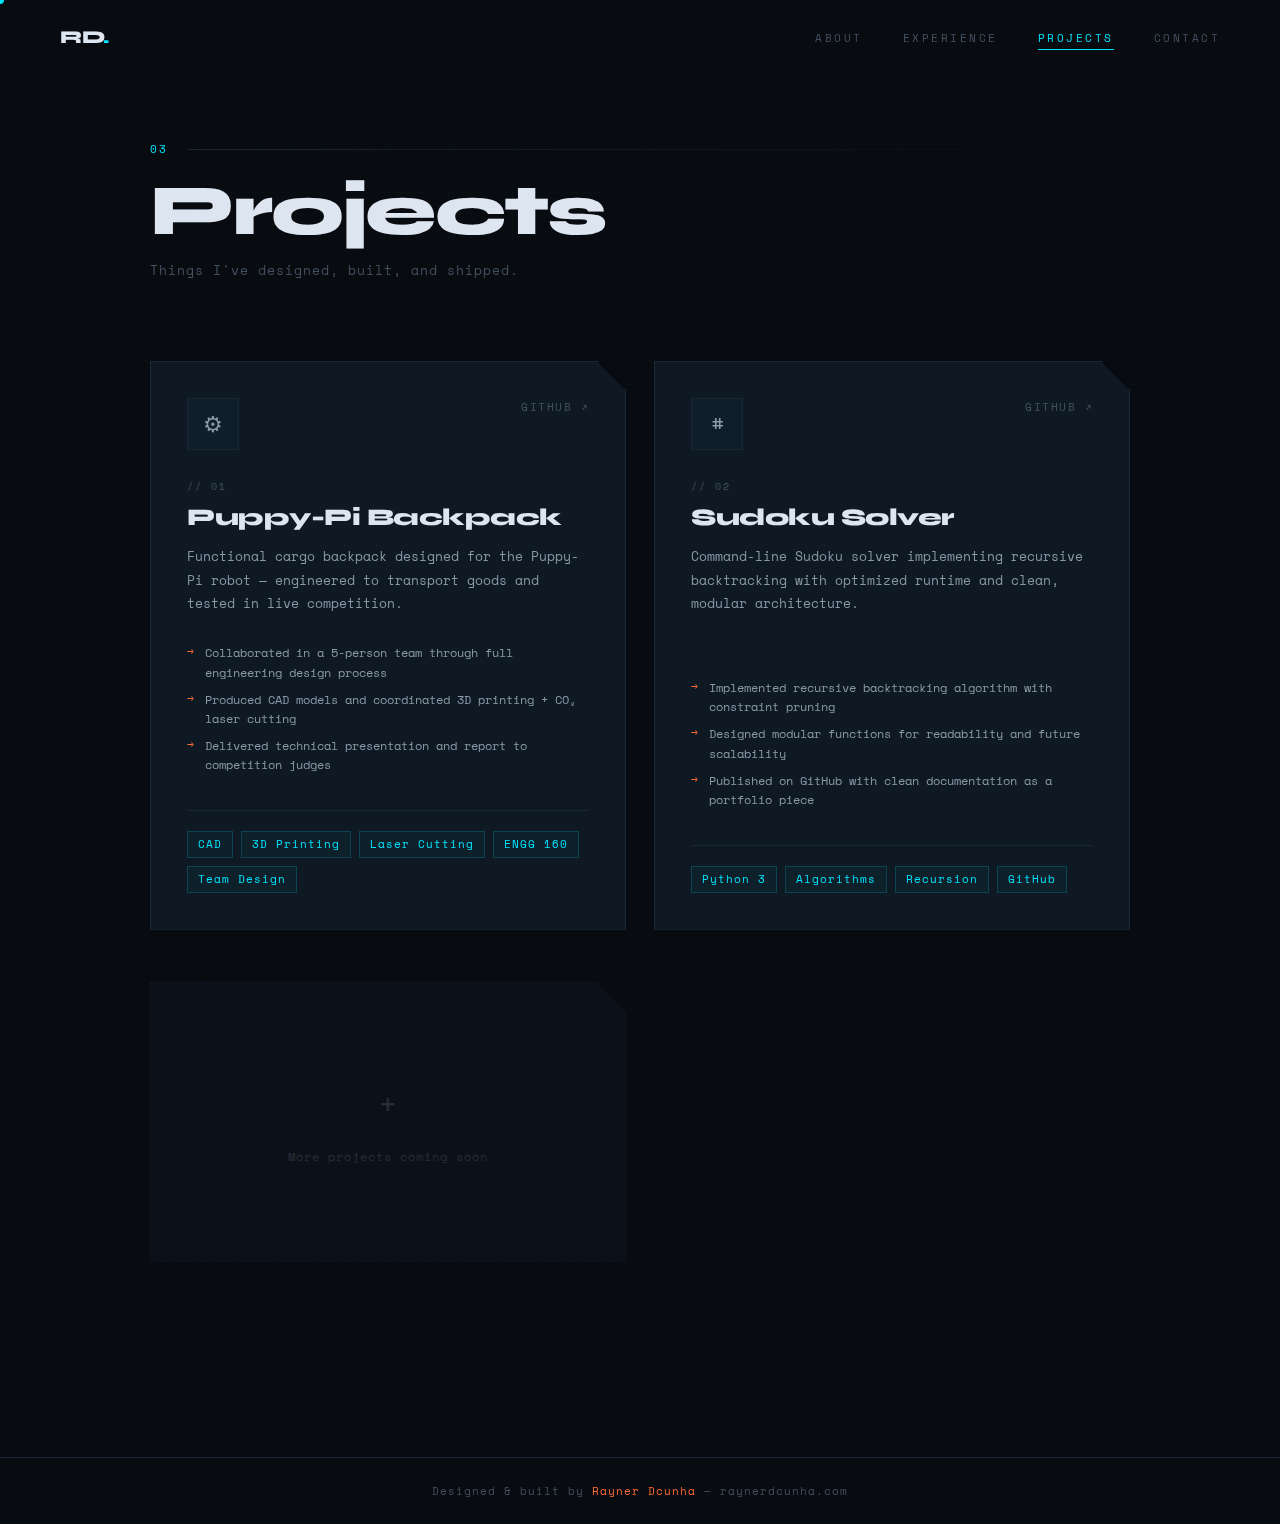
<file: projects.html>
<!DOCTYPE html>
<html lang="en">
<head>
  <meta charset="UTF-8" />
  <meta name="viewport" content="width=device-width, initial-scale=1.0" />
  <title>Projects — Rayner Dcunha</title>
  <link rel="preconnect" href="https://fonts.googleapis.com">
  <link href="https://fonts.googleapis.com/css2?family=Space+Mono:wght@400;700&family=Syne:wght@400;600;800&display=swap" rel="stylesheet">
  <link rel="stylesheet" href="shared.css">
  <style>
    .projects-grid {
      display: grid;
      grid-template-columns: repeat(auto-fill, minmax(360px, 1fr));
      gap: 28px;
    }

    .project-card {
      background: var(--surface);
      border: 1px solid var(--border);
      padding: 36px;
      position: relative;
      overflow: hidden;
      clip-path: polygon(0 0, calc(100% - 28px) 0, 100% 28px, 100% 100%, 0 100%);
      transition: border-color 0.3s, transform 0.3s, box-shadow 0.3s;
      display: flex;
      flex-direction: column;
    }
    .project-card::before {
      content: '';
      position: absolute;
      top: 0; left: 0; right: 0;
      height: 2px;
      transform: scaleX(0);
      transform-origin: left;
      transition: transform 0.4s ease;
    }
    .project-card:hover {
      border-color: rgba(0,229,255,0.3);
      transform: translateY(-6px);
      box-shadow: 0 24px 48px rgba(0,0,0,0.5), 0 0 30px rgba(0,229,255,0.1);
    }
    .project-card:hover::before { transform: scaleX(1); }

    /* Different accent per card */
    .card-cyan::before { background: linear-gradient(to right, var(--accent), var(--accent3)); }
    .card-orange::before { background: linear-gradient(to right, var(--accent2), var(--accent3)); }

    /* Corner cut indicator */
    .project-card::after {
      content: '';
      position: absolute;
      top: 0; right: 0;
      width: 28px; height: 28px;
      background: var(--bg);
      clip-path: polygon(0 0, 100% 0, 100% 100%);
      border-left: 1px solid var(--border);
      border-bottom: 1px solid var(--border);
    }

    .project-top {
      display: flex;
      justify-content: space-between;
      align-items: flex-start;
      margin-bottom: 28px;
    }
    .project-icon {
      width: 52px; height: 52px;
      border: 1px solid var(--border);
      display: flex; align-items: center; justify-content: center;
      font-size: 22px;
      background: rgba(0,229,255,0.03);
      flex-shrink: 0;
    }
    .project-links { display: flex; gap: 14px; align-items: center; }
    .project-link {
      color: var(--text-dim);
      font-size: 11px;
      text-decoration: none;
      letter-spacing: 1.5px;
      text-transform: uppercase;
      transition: color 0.2s;
    }
    .project-link:hover { color: var(--accent); }

    .project-num {
      font-size: 10px;
      color: var(--text-dim);
      letter-spacing: 2px;
      margin-bottom: 10px;
    }
    .project-name {
      font-family: var(--display);
      font-size: 24px;
      font-weight: 800;
      color: var(--text-bright);
      letter-spacing: -0.5px;
      margin-bottom: 14px;
      line-height: 1.1;
    }
    .project-desc {
      color: var(--text);
      font-size: 13px;
      line-height: 1.8;
      flex: 1;
      margin-bottom: 28px;
    }

    .project-highlights {
      list-style: none;
      margin-bottom: 28px;
    }
    .project-highlights li {
      position: relative;
      padding-left: 18px;
      font-size: 12px;
      color: var(--text);
      margin-bottom: 8px;
      line-height: 1.6;
    }
    .project-highlights li::before {
      content: '→';
      position: absolute;
      left: 0;
      color: var(--accent2);
      font-size: 11px;
    }

    .project-tech {
      display: flex;
      flex-wrap: wrap;
      gap: 8px;
      padding-top: 20px;
      border-top: 1px solid var(--border);
      margin-top: auto;
    }
    .tech-tag {
      padding: 3px 10px;
      font-size: 11px;
      letter-spacing: 1px;
      color: var(--accent);
      border: 1px solid rgba(0,229,255,0.18);
      background: rgba(0,229,255,0.04);
      font-family: var(--mono);
    }

    /* More coming card */
    .card-coming {
      border-style: dashed;
      display: flex;
      flex-direction: column;
      align-items: center;
      justify-content: center;
      text-align: center;
      min-height: 280px;
      opacity: 0.5;
      transition: opacity 0.3s;
    }
    .card-coming:hover { opacity: 0.8; border-color: var(--accent); transform: none; box-shadow: none; }
    .card-coming-icon { font-size: 32px; margin-bottom: 16px; color: var(--text-dim); }
    .card-coming p { font-size: 12px; color: var(--text-dim); letter-spacing: 1px; }

    @media (max-width: 768px) {
      .projects-grid { grid-template-columns: 1fr; }
    }
  </style>
</head>
<body>
  <div class="cursor" id="cursor"></div>
  <div class="cursor-ring" id="cursorRing"></div>

  <nav>
    <a href="index.html" class="nav-logo">RD<span>.</span></a>
    <ul class="nav-links">
      <li><a href="about.html">About</a></li>
      <li><a href="experience.html">Experience</a></li>
      <li><a href="projects.html">Projects</a></li>
      <li><a href="contact.html">Contact</a></li>
    </ul>
  </nav>

  <div class="page-wrapper">
    <header class="page-header reveal">
      <div class="page-header-top">
        <span class="page-num">03</span>
        <div class="page-line"></div>
      </div>
      <h1 class="page-title">Projects</h1>
      <p class="page-subtitle">Things I've designed, built, and shipped.</p>
    </header>

    <div class="projects-grid">

      <!-- Puppy-Pi -->
      <div class="project-card card-cyan reveal">
        <div class="project-top">
          <div class="project-icon">⚙</div>
          <div class="project-links">
            <a href="https://github.com/raynerdcunha" target="_blank" class="project-link">GitHub ↗</a>
          </div>
        </div>
        <div class="project-num">// 01</div>
        <div class="project-name">Puppy-Pi Backpack</div>
        <p class="project-desc">
          Functional cargo backpack designed for the Puppy-Pi robot — engineered to transport 
          goods and tested in live competition.
        </p>
        <ul class="project-highlights">
          <li>Collaborated in a 5-person team through full engineering design process</li>
          <li>Produced CAD models and coordinated 3D printing + CO₂ laser cutting</li>
          <li>Delivered technical presentation and report to competition judges</li>
        </ul>
        <div class="project-tech">
          <span class="tech-tag">CAD</span>
          <span class="tech-tag">3D Printing</span>
          <span class="tech-tag">Laser Cutting</span>
          <span class="tech-tag">ENGG 160</span>
          <span class="tech-tag">Team Design</span>
        </div>
      </div>

      <!-- Sudoku -->
      <div class="project-card card-orange reveal">
        <div class="project-top">
          <div class="project-icon">#</div>
          <div class="project-links">
            <a href="https://github.com/raynerdcunha" target="_blank" class="project-link">GitHub ↗</a>
          </div>
        </div>
        <div class="project-num">// 02</div>
        <div class="project-name">Sudoku Solver</div>
        <p class="project-desc">
          Command-line Sudoku solver implementing recursive backtracking with optimized 
          runtime and clean, modular architecture.
        </p>
        <ul class="project-highlights">
          <li>Implemented recursive backtracking algorithm with constraint pruning</li>
          <li>Designed modular functions for readability and future scalability</li>
          <li>Published on GitHub with clean documentation as a portfolio piece</li>
        </ul>
        <div class="project-tech">
          <span class="tech-tag">Python 3</span>
          <span class="tech-tag">Algorithms</span>
          <span class="tech-tag">Recursion</span>
          <span class="tech-tag">GitHub</span>
        </div>
      </div>

      <!-- Placeholder -->
      <div class="project-card card-coming reveal">
        <div class="card-coming-icon">+</div>
        <p>More projects coming soon</p>
      </div>

    </div>

    <div style="margin-top: 72px; display: flex; gap: 14px; flex-wrap: wrap;" class="reveal">
      <a href="https://github.com/raynerdcunha" target="_blank" class="btn-primary">View GitHub ↗</a>
      <a href="contact.html" class="btn-secondary">Work Together</a>
    </div>
  </div>

  <footer>
    <p>Designed & built by <span>Rayner Dcunha</span> — raynerdcunha.com</p>
  </footer>

  <script src="shared.js"></script>
</body>
</html>
</file>
<file: shared.css>
:root {
  --bg: #080b10;
  --bg2: #0d1117;
  --surface: #0f1923;
  --border: #1a2535;
  --accent: #00e5ff;
  --accent2: #ff6b35;
  --accent3: #a259ff;
  --text: #8b98a8;
  --text-dim: #445060;
  --text-bright: #dde6f0;
  --mono: 'Space Mono', monospace;
  --display: 'Syne', sans-serif;
  --glow: 0 0 20px rgba(0,229,255,0.12);
  --glow-strong: 0 0 40px rgba(0,229,255,0.22);
}

*, *::before, *::after { box-sizing: border-box; margin: 0; padding: 0; }
html { scroll-behavior: smooth; }

body {
  background: var(--bg);
  color: var(--text);
  font-family: var(--mono);
  font-size: 14px;
  line-height: 1.7;
  overflow-x: hidden;
  cursor: none;
  min-height: 100vh;
}

/* Cursor */
.cursor {
  position: fixed;
  width: 8px; height: 8px;
  background: var(--accent);
  border-radius: 50%;
  pointer-events: none;
  z-index: 9999;
  transform: translate(-50%, -50%);
  will-change: left, top;
}
.cursor-ring {
  position: fixed;
  width: 32px; height: 32px;
  border: 1px solid rgba(0,229,255,0.5);
  border-radius: 50%;
  pointer-events: none;
  z-index: 9998;
  transform: translate(-50%, -50%);
  transition: width 0.2s, height 0.2s, border-color 0.2s, background 0.2s;
  will-change: left, top;
}
.cursor-ring.hovered {
  width: 44px; height: 44px;
  border-color: var(--accent);
  background: rgba(0,229,255,0.06);
}

/* Grid BG */
body::after {
  content: '';
  position: fixed;
  inset: 0;
  background-image:
    linear-gradient(rgba(0,229,255,0.025) 1px, transparent 1px),
    linear-gradient(90deg, rgba(0,229,255,0.025) 1px, transparent 1px);
  background-size: 64px 64px;
  pointer-events: none;
  z-index: 0;
}

/* Nav */
nav {
  position: fixed;
  top: 0; left: 0; right: 0;
  z-index: 100;
  padding: 22px 60px;
  display: flex;
  justify-content: space-between;
  align-items: center;
  border-bottom: 1px solid transparent;
  transition: border-color 0.3s, background 0.3s;
}
nav.scrolled {
  background: rgba(8,11,16,0.92);
  backdrop-filter: blur(12px);
  border-color: var(--border);
}

.nav-logo {
  font-family: var(--display);
  font-size: 18px;
  font-weight: 800;
  color: var(--text-bright);
  text-decoration: none;
  letter-spacing: -0.5px;
}
.nav-logo span { color: var(--accent); }

.nav-links {
  display: flex;
  gap: 40px;
  list-style: none;
}
.nav-links a {
  color: var(--text-dim);
  text-decoration: none;
  font-size: 11px;
  letter-spacing: 2.5px;
  text-transform: uppercase;
  transition: color 0.2s;
  position: relative;
}
.nav-links a::after {
  content: '';
  position: absolute;
  bottom: -4px; left: 0;
  width: 0; height: 1px;
  background: var(--accent);
  transition: width 0.3s ease;
}
.nav-links a:hover,
.nav-links a.active { color: var(--accent); }
.nav-links a:hover::after,
.nav-links a.active::after { width: 100%; }

/* Page wrapper */
.page-wrapper {
  position: relative;
  z-index: 2;
  max-width: 1100px;
  margin: 0 auto;
  padding: 140px 60px 100px;
}

/* Page header */
.page-header {
  margin-bottom: 80px;
}
.page-header-top {
  display: flex;
  align-items: center;
  gap: 20px;
  margin-bottom: 16px;
}
.page-num {
  font-size: 11px;
  color: var(--accent);
  letter-spacing: 2px;
}
.page-line {
  flex: 1;
  height: 1px;
  background: linear-gradient(to right, var(--border), transparent);
}
.page-title {
  font-family: var(--display);
  font-size: clamp(44px, 6vw, 72px);
  font-weight: 800;
  color: var(--text-bright);
  letter-spacing: -2.5px;
  line-height: 1;
}
.page-subtitle {
  font-size: 13px;
  color: var(--text-dim);
  letter-spacing: 1px;
  margin-top: 12px;
}

/* Buttons */
.btn-primary {
  display: inline-flex;
  align-items: center;
  gap: 10px;
  padding: 13px 26px;
  background: var(--accent);
  color: var(--bg);
  font-family: var(--mono);
  font-size: 11px;
  font-weight: 700;
  letter-spacing: 2px;
  text-transform: uppercase;
  text-decoration: none;
  clip-path: polygon(0 0, calc(100% - 10px) 0, 100% 10px, 100% 100%, 10px 100%, 0 calc(100% - 10px));
  transition: all 0.2s ease;
  border: none;
}
.btn-primary:hover {
  background: #fff;
  box-shadow: var(--glow-strong);
}
.btn-secondary {
  display: inline-flex;
  align-items: center;
  gap: 10px;
  padding: 13px 26px;
  border: 1px solid var(--border);
  color: var(--text);
  font-family: var(--mono);
  font-size: 11px;
  letter-spacing: 2px;
  text-transform: uppercase;
  text-decoration: none;
  transition: all 0.2s ease;
  background: transparent;
  cursor: none;
}
.btn-secondary:hover {
  border-color: var(--accent);
  color: var(--accent);
  box-shadow: var(--glow);
}

/* Footer */
footer {
  position: relative;
  z-index: 2;
  text-align: center;
  padding: 24px 60px;
  border-top: 1px solid var(--border);
  color: var(--text-dim);
  font-size: 11px;
  letter-spacing: 1px;
}
footer span { color: var(--accent2); }

/* Reveal animation */
.reveal {
  opacity: 0;
  transform: translateY(24px);
  transition: opacity 0.65s ease, transform 0.65s ease;
}
.reveal.visible { opacity: 1; transform: none; }

/* Animations */
@keyframes fadeUp {
  from { opacity: 0; transform: translateY(28px); }
  to   { opacity: 1; transform: translateY(0); }
}
@keyframes fadeIn {
  from { opacity: 0; }
  to   { opacity: 1; }
}

/* Scrollbar */
::-webkit-scrollbar { width: 3px; }
::-webkit-scrollbar-track { background: var(--bg); }
::-webkit-scrollbar-thumb { background: var(--border); border-radius: 2px; }
::-webkit-scrollbar-thumb:hover { background: var(--accent); }

/* Mobile */
@media (max-width: 768px) {
  nav { padding: 20px 24px; }
  .nav-links { gap: 24px; }
  .nav-links a { font-size: 10px; letter-spacing: 1.5px; }
  .page-wrapper { padding: 110px 24px 80px; }
  footer { padding: 20px 24px; }
}
</file>
